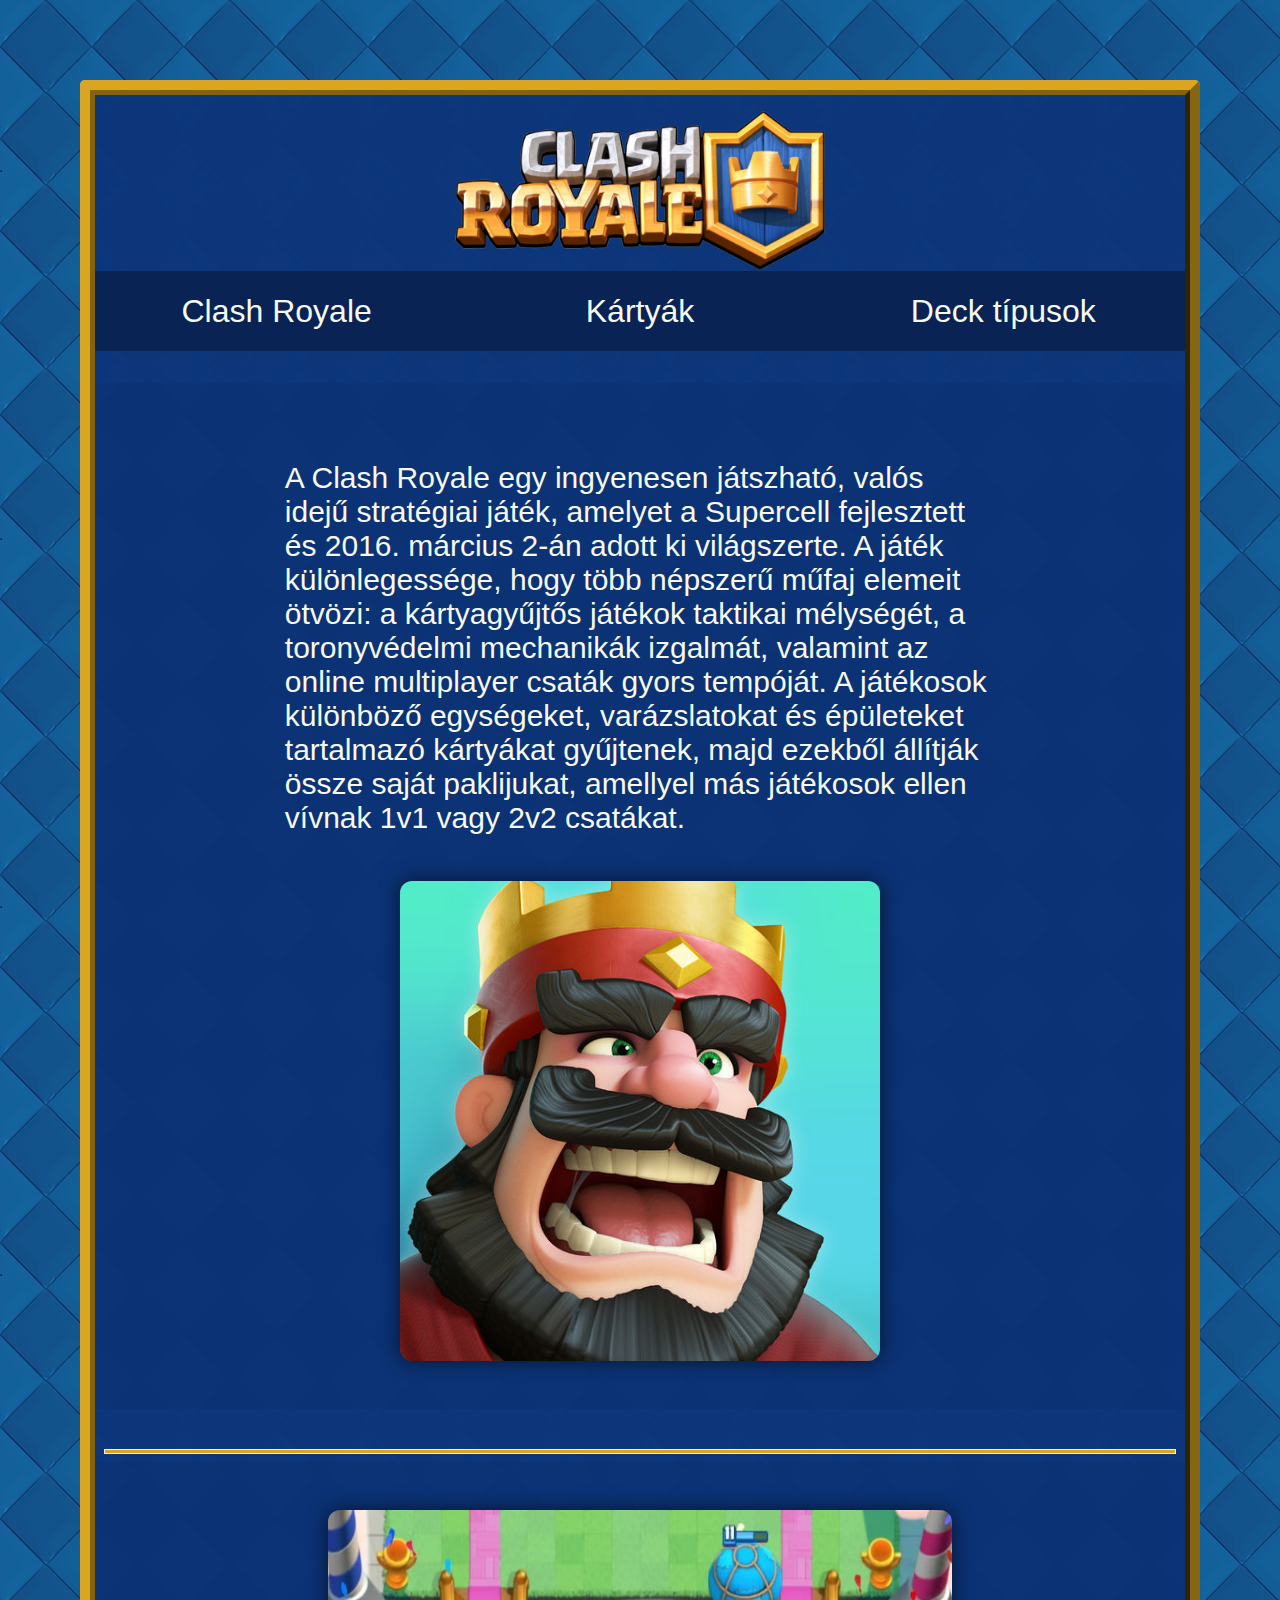
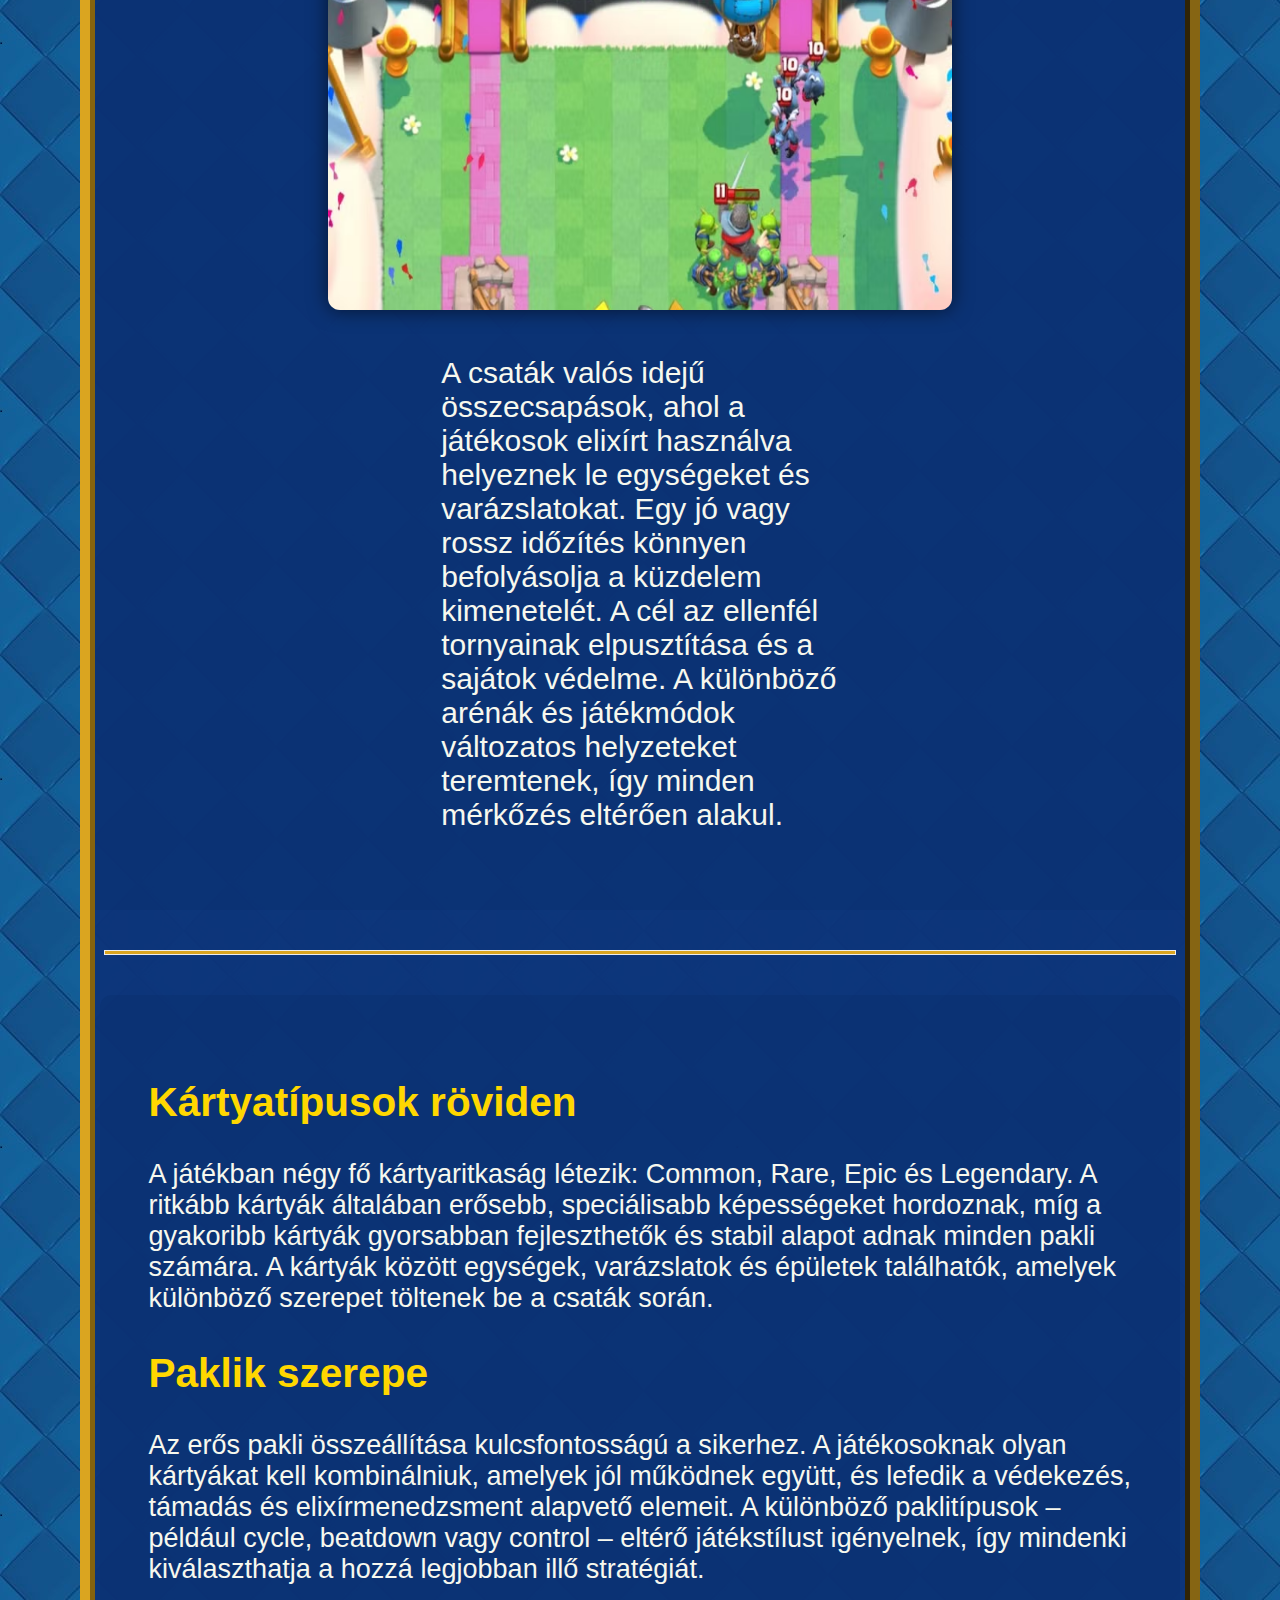
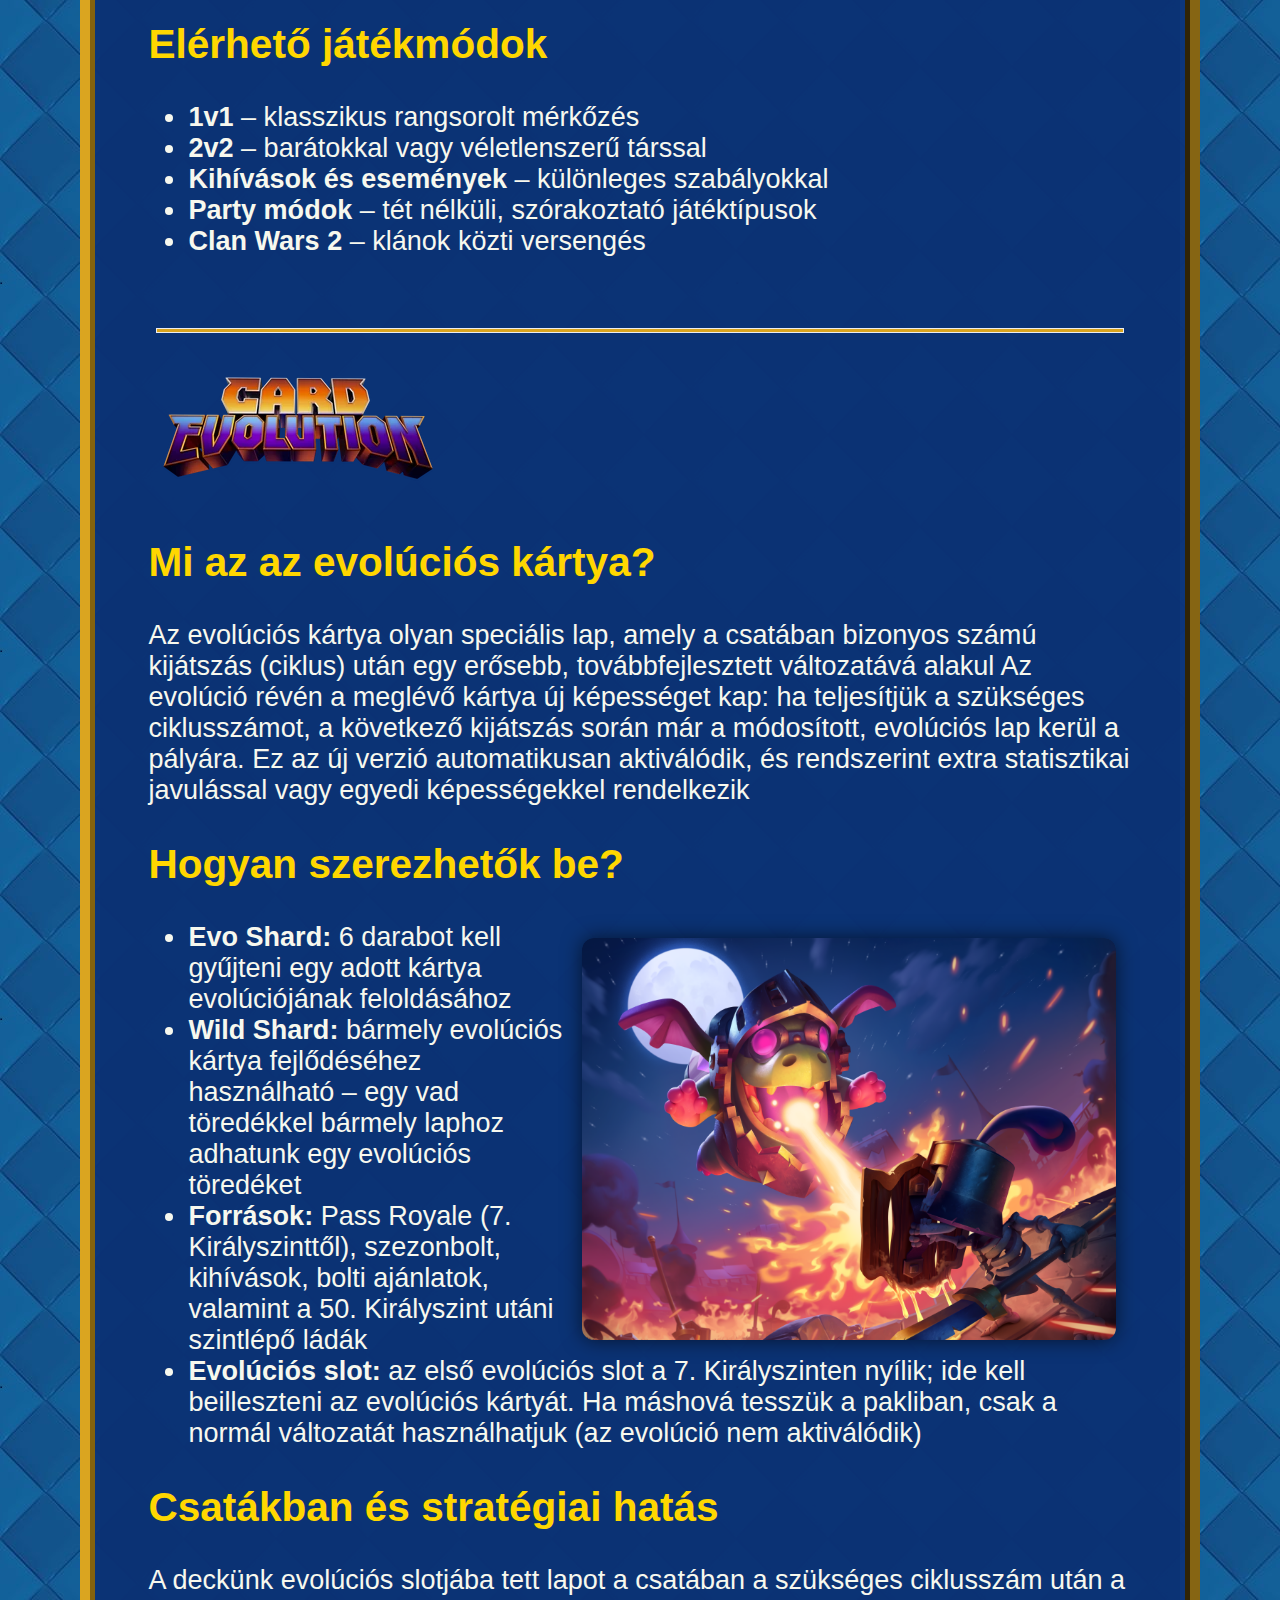
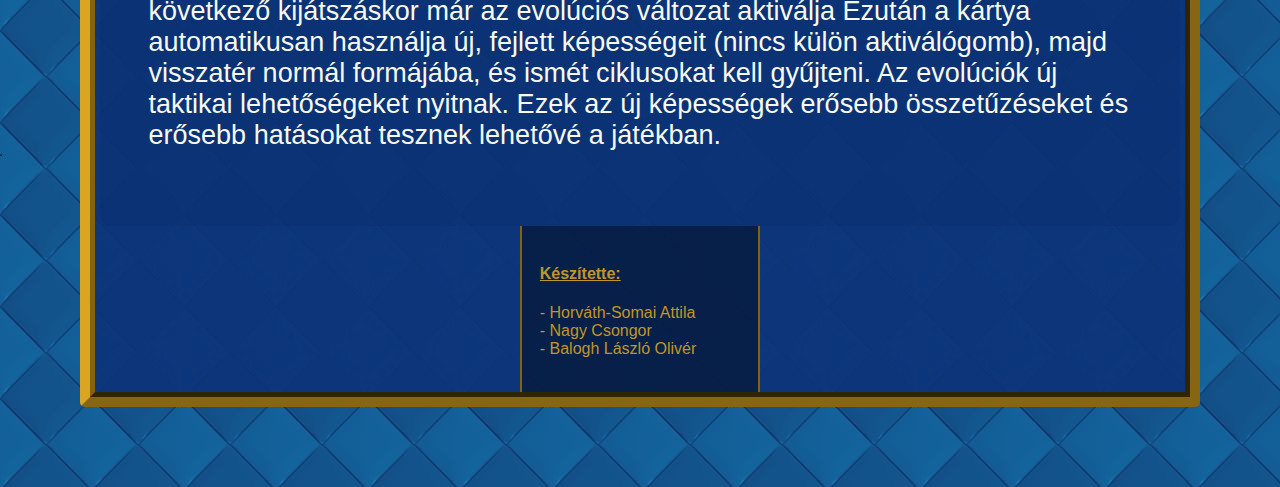
<file: index.html>
<!DOCTYPE html>
<html lang="en">
<head>
    <meta charset="UTF-8">
    <meta name="viewport" content="width=device-width, initial-scale=1.0">
    <title>Clash Royale</title>
    <link rel="stylesheet" href="style.css">
</head>
<body>
    <div class="outer-border">
        <div class="container">
            <div class="logo">
                <img src="assets/logo.webp" alt="Logo">
            </div>
            <div class="header">
                <div class="item"><a href="#">Clash Royale</a></div>
                <div class="item"><a href="cards.html">Kártyák</a></div>
                <div class="item"><a href="decks.html">Deck típusok</a></div>
            </div>
            <div class="row1">
                <div class="szoveg1">
                    <p>A Clash Royale egy ingyenesen játszható, valós idejű stratégiai játék, amelyet a Supercell fejlesztett és 2016. március 2-án adott ki világszerte. A játék különlegessége, hogy több népszerű műfaj elemeit ötvözi: a kártyagyűjtős játékok taktikai mélységét, a toronyvédelmi mechanikák izgalmát, valamint az online multiplayer csaták gyors tempóját. A játékosok különböző egységeket, varázslatokat és épületeket tartalmazó kártyákat gyűjtenek, majd ezekből állítják össze saját paklijukat, amellyel más játékosok ellen vívnak 1v1 vagy 2v2 csatákat.</p>
                </div>
                
                <div class="kep1">
                    <img src="assets/king_img.jpg" alt="">
                </div>
            </div>
            <hr>
            <div class="row2">
                <div class="kep2">
                    <img src="assets/gameplay2.avif" alt="">
                </div>
                <div class="szoveg2">
                    <p>A csaták valós idejű összecsapások, ahol a játékosok elixírt használva helyeznek le egységeket és varázslatokat. Egy jó vagy rossz időzítés könnyen befolyásolja a küzdelem kimenetelét. A cél az ellenfél tornyainak elpusztítása és a sajátok védelme. A különböző arénák és játékmódok változatos helyzeteket teremtenek, így minden mérkőzés eltérően alakul.</p>
                </div>
            </div> 
            <hr>
            
            <div class="extra-info">
                <h2>Kártyatípusok röviden</h2>
                <p>A játékban négy fő kártyaritkaság létezik: Common, Rare, Epic és Legendary. 
                A ritkább kártyák általában erősebb, speciálisabb képességeket hordoznak, míg a 
                gyakoribb kártyák gyorsabban fejleszthetők és stabil alapot adnak minden pakli számára. 
                A kártyák között egységek, varázslatok és épületek találhatók, amelyek különböző 
                szerepet töltenek be a csaták során.</p>

                <h2>Paklik szerepe</h2>
                <p>Az erős pakli összeállítása kulcsfontosságú a sikerhez. A játékosoknak olyan 
                kártyákat kell kombinálniuk, amelyek jól működnek együtt, és lefedik a védekezés, 
                támadás és elixírmenedzsment alapvető elemeit. A különböző paklitípusok – 
                például cycle, beatdown vagy control – eltérő játékstílust igényelnek, így mindenki 
                kiválaszthatja a hozzá legjobban illő stratégiát.</p>

                <h2>Elérhető játékmódok</h2>
                <ul>
                    <li><strong>1v1</strong> – klasszikus rangsorolt mérkőzés</li>
                    <li><strong>2v2</strong> – barátokkal vagy véletlenszerű társsal</li>
                    <li><strong>Kihívások és események</strong> – különleges szabályokkal</li>
                    <li><strong>Party módok</strong> – tét nélküli, szórakoztató játéktípusok</li>
                    <li><strong>Clan Wars 2</strong> – klánok közti versengés</li>
                </ul>
                <br>

                <hr>

                <img src="./assets/evolution.webp"><br>

                <h2>Mi az az evolúciós kártya?</h2>
                <p>Az evolúciós kártya olyan speciális lap, amely a csatában bizonyos számú kijátszás (ciklus) után egy erősebb, továbbfejlesztett változatává alakul
                Az evolúció révén a meglévő kártya új képességet kap: ha teljesítjük a szükséges ciklusszámot, a következő kijátszás során már a módosított, evolúciós lap kerül a pályára. Ez az új verzió automatikusan aktiválódik, és rendszerint extra statisztikai javulással vagy egyedi képességekkel rendelkezik
                </p>

                <h2>Hogyan szerezhetők be?</h2>
                <img src="./assets/randomPic.png" class="evoPic">
                <ul>
                    <li><strong>Evo Shard:</strong> 6 darabot kell gyűjteni egy adott kártya evolúciójának feloldásához</li>
                    <li><strong>Wild Shard:</strong> bármely evolúciós kártya fejlődéséhez használható – egy vad töredékkel bármely laphoz adhatunk egy evolúciós töredéket</li>
                    <li><strong>Források:</strong> Pass Royale (7. Királyszinttől), szezonbolt, kihívások, bolti ajánlatok, valamint a 50. Királyszint utáni szintlépő ládák</li>
                    <li><strong>Evolúciós slot:</strong> az első evolúciós slot a 7. Királyszinten nyílik; ide kell beilleszteni az evolúciós kártyát. Ha máshová tesszük a pakliban, csak a normál változatát használhatjuk (az evolúció nem aktiválódik)</li>
                </ul>
                <h2>Csatákban és stratégiai hatás</h2>
                <p>A deckünk evolúciós slotjába tett lapot a csatában a szükséges ciklusszám után a következő kijátszáskor már az evolúciós változat aktiválja
                Ezután a kártya automatikusan használja új, fejlett képességeit (nincs külön aktiválógomb), majd visszatér normál formájába, és ismét ciklusokat kell gyűjteni. Az evolúciók új taktikai lehetőségeket nyitnak.
                Ezek az új képességek erősebb összetűzéseket és erősebb hatásokat tesznek lehetővé a játékban.</p>
            </div>
            
            <footer class="makers">
                <h4><u>Készítette:</u></h4>
                <p>
                    - Horváth-Somai Attila <br>
                    - Nagy Csongor <br>
                    - Balogh László Olivér
                </p>
            </footer>

        </div>
            
        </div>
    </div>
</body>
</html>
</file>
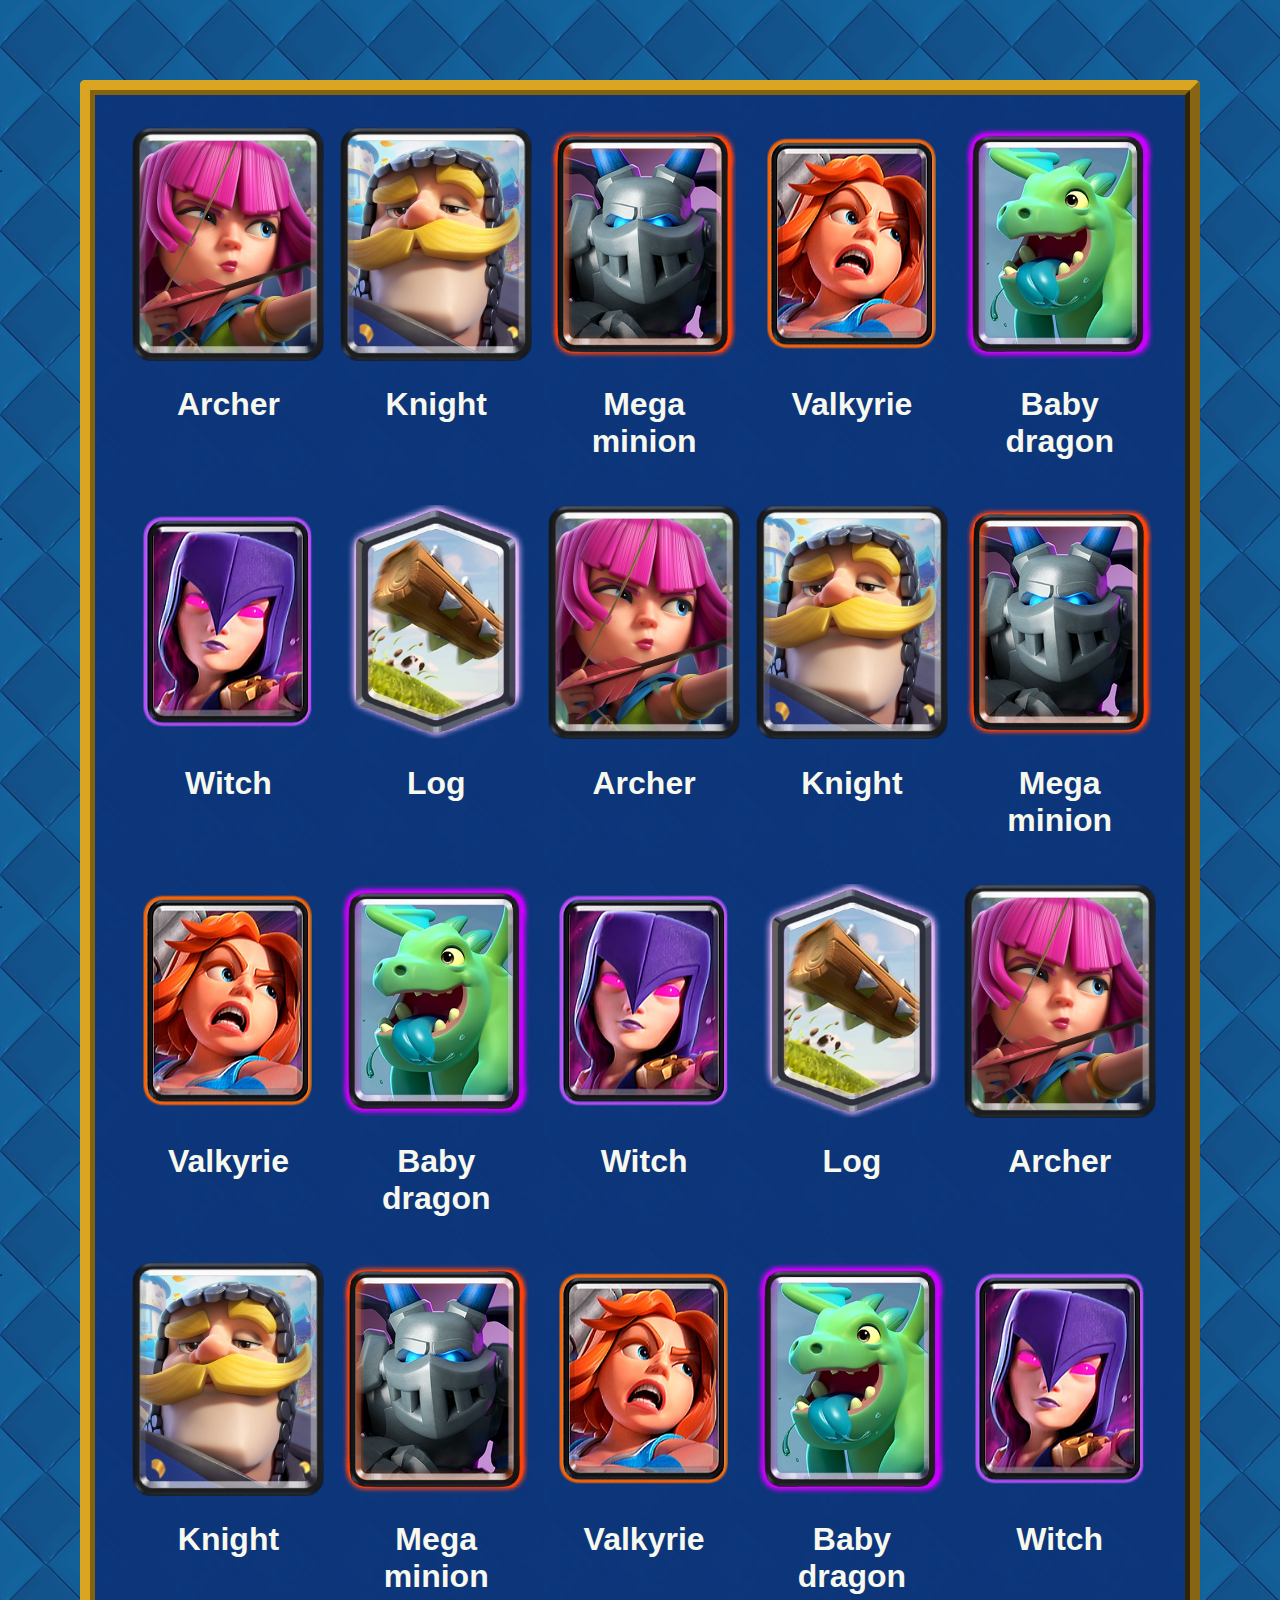
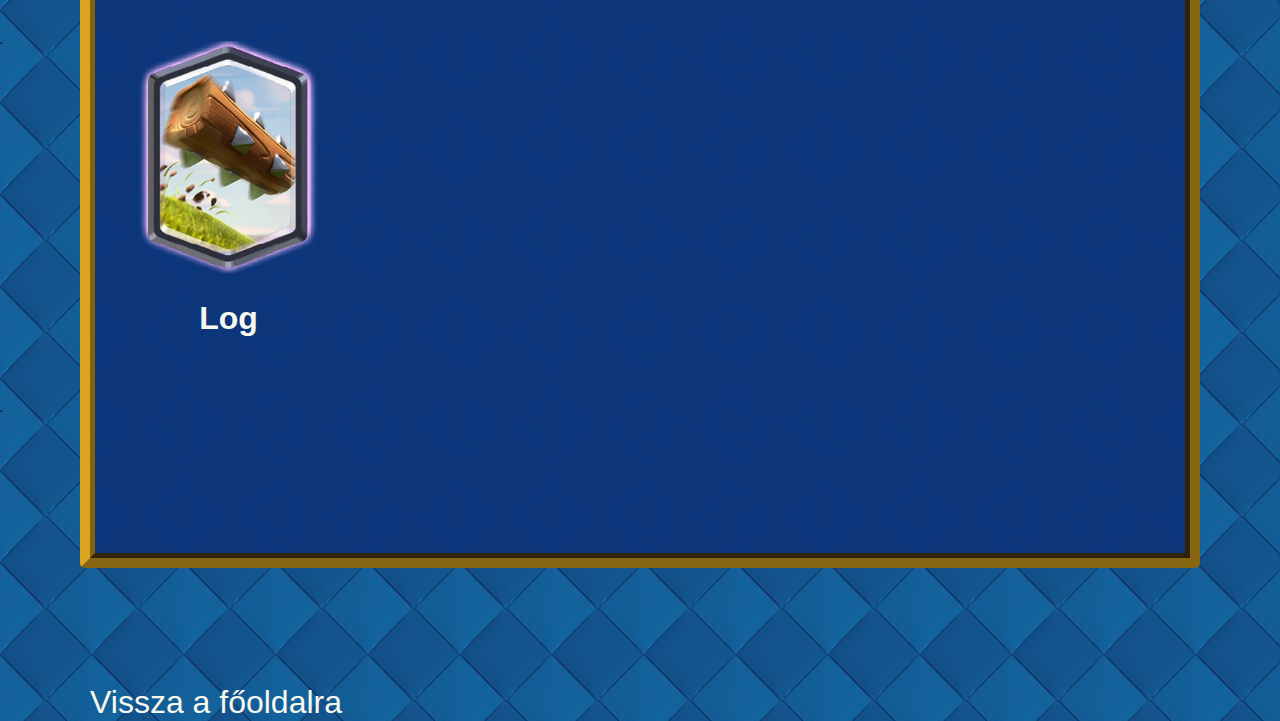
<file: cards.html>
<!DOCTYPE html>
<html lang="en">
<head>
    <meta charset="UTF-8">
    <meta name="viewport" content="width=device-width, initial-scale=1.0">
    <title>Cards</title>
    <link rel="stylesheet" href="style.css">
</head>
<body>
    <div class="outer-border">
        <div class="container">
            <div class="cards-cont">
                <div class="card">
                    <img src="assets/archer.webp">
                    <h1>Archer</h1>
                </div>
                
                <div class="card">
                    <img src="assets/knight.webp">
                    <h1>Knight</h1>
                </div>
                
                <div class="card">
                    <img src="assets/mega_minion.png">
                    <h1>Mega minion</h1>
                </div>
                
                <div class="card">
                    <img src="assets/valkyrie.webp">
                    <h1>Valkyrie</h1>
                </div>
                
                <div class="card">
                    <img src="assets/baby_dragon.webp">
                    <h1>Baby dragon</h1>
                </div>
                
                <div class="card">
                    <img src="assets/witch.webp">
                    <h1>Witch</h1>
                </div>

                <div class="card">
                    <img src="assets/log.webp">
                    <h1>Log</h1>
                </div>

                <div class="card">
                    <img src="assets/archer.webp">
                    <h1>Archer</h1>
                </div>
                
                <div class="card">
                    <img src="assets/knight.webp">
                    <h1>Knight</h1>
                </div>
                
                <div class="card">
                    <img src="assets/mega_minion.png">
                    <h1>Mega minion</h1>
                </div>
                
                <div class="card">
                    <img src="assets/valkyrie.webp">
                    <h1>Valkyrie</h1>
                </div>
                
                <div class="card">
                    <img src="assets/baby_dragon.webp">
                    <h1>Baby dragon</h1>
                </div>
                
                <div class="card">
                    <img src="assets/witch.webp">
                    <h1>Witch</h1>
                </div>

                <div class="card">
                    <img src="assets/log.webp">
                    <h1>Log</h1>
                </div>
                
                <div class="card">
                    <img src="assets/archer.webp">
                    <h1>Archer</h1>
                </div>
                
                <div class="card">
                    <img src="assets/knight.webp">
                    <h1>Knight</h1>
                </div>
                
                <div class="card">
                    <img src="assets/mega_minion.png">
                    <h1>Mega minion</h1>
                </div>
                
                <div class="card">
                    <img src="assets/valkyrie.webp">
                    <h1>Valkyrie</h1>
                </div>
                
                <div class="card">
                    <img src="assets/baby_dragon.webp">
                    <h1>Baby dragon</h1>
                </div>
                
                <div class="card">
                    <img src="assets/witch.webp">
                    <h1>Witch</h1>
                </div>

                <div class="card">
                    <img src="assets/log.webp">
                    <h1>Log</h1>
                </div>
            </div>
        </div>
    <br><br><br><br><br><br><br>
    <a href="index.html">Vissza a főoldalra</a>
    </div>
</body>
</html>
</file>
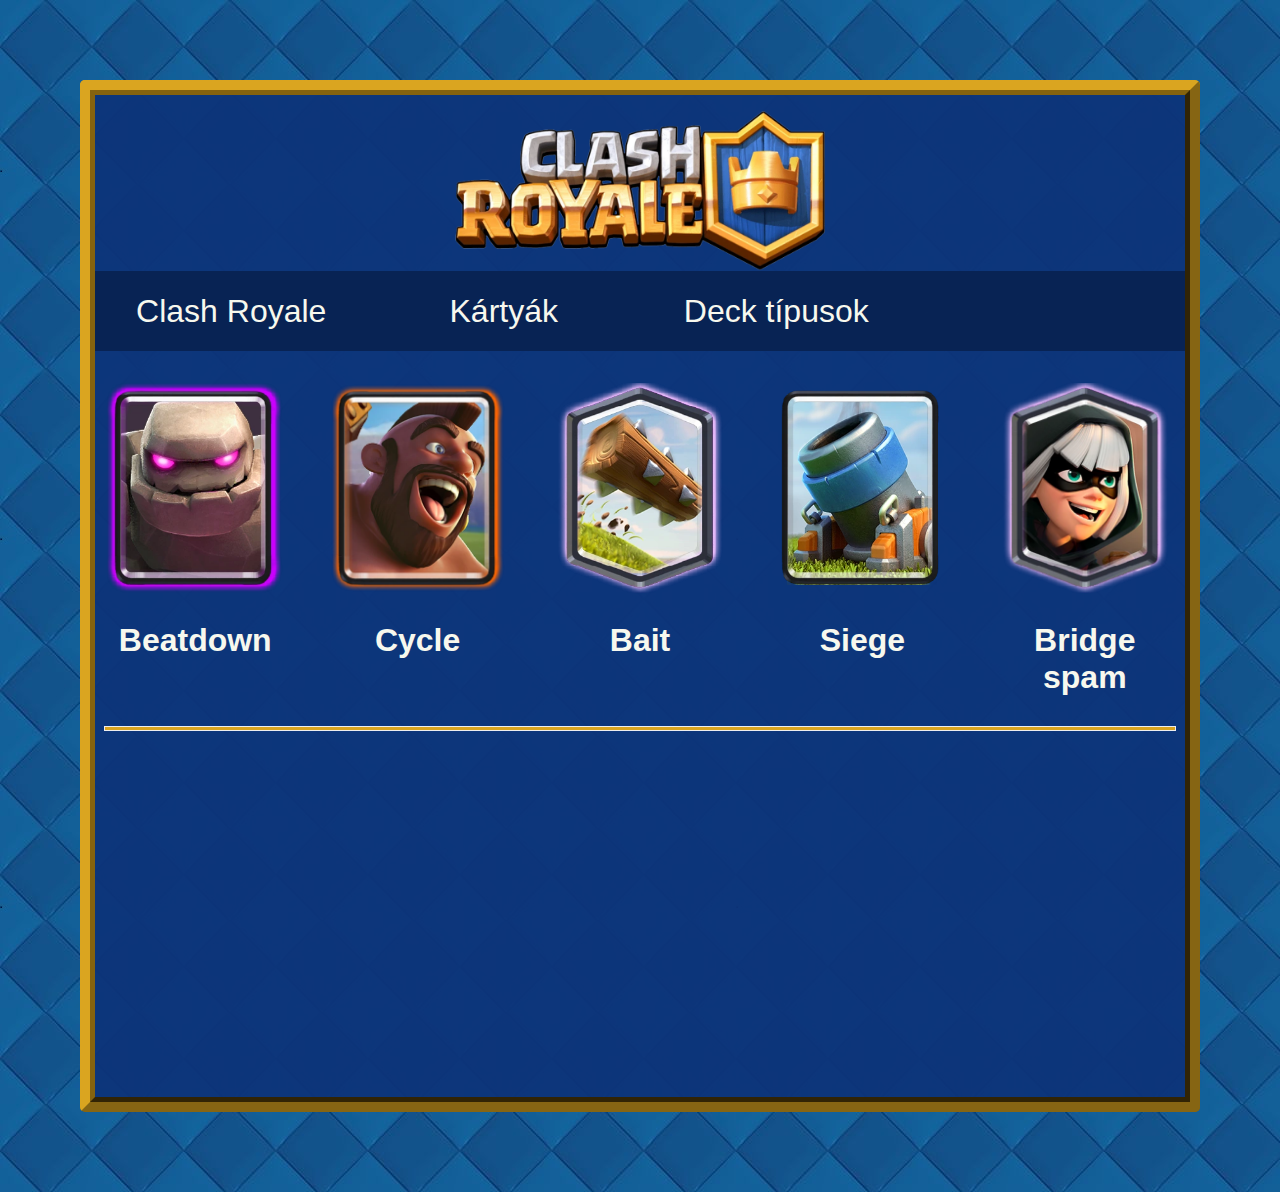
<file: decks.html>
<!DOCTYPE html>
<html lang="en">
<head>
    <meta charset="UTF-8">
    <meta name="viewport" content="width=device-width, initial-scale=1.0">
    <title>Deck types</title>
    <link rel="stylesheet" href="style.css">
</head>
<body>
    
    <div class="outer-border">
        <div class="container">
            <div class="logo">
                <img src="assets/logo.webp" alt="Logo">
            </div>
            <div class="header">
                <div class="item"><a href="index.html">Clash Royale</a></div>
                <div class="item"><a href="cards.html">Kártyák</a></div>
                <div class="item"><a href="#">Deck típusok</a></div>
                <div class="item"></div>
            </div>
            <div class="decks">
                <div class="deck" data-type="beatdown">
                    <a href="#deck-title"><img src="assets/golem.webp"></a>
                    <h1>Beatdown</h1>
                </div>
                <div class="deck" data-type="cycle">
                    <a href="#deck-title"><img src="assets/hog_rider.webp"></a>
                    <h1>Cycle</h1>
                </div>
                <div class="deck" data-type="bait">
                    <a href="#deck-title"><img src="assets/log.webp"></a>
                    <h1>Bait</h1>
                </div>
                <div class="deck" data-type="siege">
                    <a href="#deck-title"><img src="assets/mortar.webp"></a>
                    <h1>Siege</h1>
                </div>
                <div class="deck" data-type="bridge-spam">
                    <a href="#deck-title"><img src="assets/bandit.webp"></a>
                    <h1>Bridge spam</h1>
                </div>
            </div>

            <hr>

            <h1 id="deck-title"></h1>
            <p id="deckscription"></p>
            
            <br><br><br><br><br><br><br><br><br><br><br>
        </div>
    </div>

    <script src="script.js"></script>
</body>
</html>
</file>
<file: style.css>
* {
    box-sizing: border-box;
}

body {
    margin: 0;
    padding: 0;
    width: 100%;
    height: 100%;
    background-image: url("./assets/background.jpg");
    display: flex;
    justify-content: center;
    color: rgb(247, 248, 238);
    font-family: Arial, Helvetica, sans-serif;
}

.header {
    width: 100%;
    background-color: rgba(8, 35, 82, 0.95);
    height: 5rem;
    display: flex;
    flex-direction: row;
    justify-content: space-around;
    align-items: center;
    margin-bottom: 2rem;
}

a {
    text-decoration: none;
    color: rgb(247, 248, 238);
    font-size: 2rem;
}

a:hover {
    color: gold;
}

.item {
    border: 6px solid transparent;
    height: 100%;
    width: 33%;
    display: flex;
    justify-content: center;
    align-items: center;
    padding: 0 15px 0 15px;
}

.item:hover {
    border: 6px goldenrod groove;
}

.outer-border {
    margin: 5rem;
    width: 90%;
    border: 10px outset goldenrod;
    border-radius: 5px;
}

.container {
    width: 100%;
    height: 100%;
    border: 5px outset rgb(133, 99, 14);
    background-color: rgba(13, 52, 121, 0.95);
    display: flex;
    flex-direction: column;
    align-items: center;
}

.logo {
    padding-top: 1rem;
    display: flex;
    justify-content: center;
}

.logo img {
    height: 10rem;
}

.row1, .row2 {
    display: flex;
    gap: 1rem;
    font-size: 30px;
    background-color: rgba(10, 46, 107, 0.33);
    padding: 3rem;
    margin-bottom: 2rem;
    flex-wrap: wrap;
    justify-content: space-around;
}

.szoveg1 {
    max-width: 44.4rem;
}

.szoveg2 {
    max-width: 40%;
}

.row1 img {
    max-width: 30rem;
}

.row2 img {
    max-width: 39rem;
    height: 25rem;
}

.row1 img, .row2 img, .evoPic {
    border-radius: 12px;
    box-shadow: 0 0 20px rgba(0,0,0,0.6);
}

.kep1, .kep2 {
    display: flex;
    align-items: center;
}

.extra-info {
    width: 99%;
    padding: 3rem;
    border-radius: 12px;
    margin-top: 2rem;
    font-size: 1.69rem;
    background-color: rgba(10, 46, 107, 0.33)
}

.extra-info h2 {
    margin-top: 2.22rem;
    color: gold;
}

.evoPic {
    max-width: 33.33rem;
    float: right;
    margin: 1rem;
}

.filtergombs {
    display: flex;
    flex-direction: row;
    width: 98%;
    justify-content: space-around;
}

.filtergombs button {
    width: 19%;
    height: 3rem;
    background-color: rgba(7, 35, 84, 0.95);
    color: whitesmoke;
    font-size: 1.5rem;
    border-radius: 10px;
    cursor: pointer;
}

.filtergombs button:hover {
    border: 2px solid goldenrod;
    color: goldenrod;
}

.cards-cont {
    width: 99%;
    display: grid;
    grid-template-columns: repeat(auto-fill, minmax(180px, 1fr));
    gap: 1.5rem;
    padding: 2rem;
    justify-content: center;
}

.card {
    border-radius: 12px;
    text-align: center;
    width: 12rem;
}

.card img {
    width: 100%;
    height: 14.6rem;
}

.decks {
    display: flex;
    justify-content: center;
    flex-wrap: wrap;
    gap: 2.9rem;
}

.deck {
    border-radius: 12px;
    text-align: center;
    width: 11rem;
    cursor: pointer;
}

.deck img {
    width: 100%;
    padding-bottom: 0;
}

.deck:hover {
    transform: scale(1.09);
}

hr {
    color: rgb(165, 123, 16);
    width: 98.38%;
    height: 5px;
    border-style: groove;
    background-color: goldenrod;
}

#deck-title {
    color: gold;
    text-shadow: 1rem;
    font-size: 3rem;
    text-shadow: 2px 3px 5px rgb(106, 79, 9);
}

#deckscription {
    font-size: 1.487rem;
    margin: 3rem;
}

.makers {
    float: left;
    width: 15rem;
    background: rgba(0,0,0,0.4);
    padding: 1.111rem;
    color: rgb(194, 149, 37);
    border-left: 2px solid rgb(133, 99, 14);
    border-right: 2px solid rgb(133, 99, 14);
}
</file>
